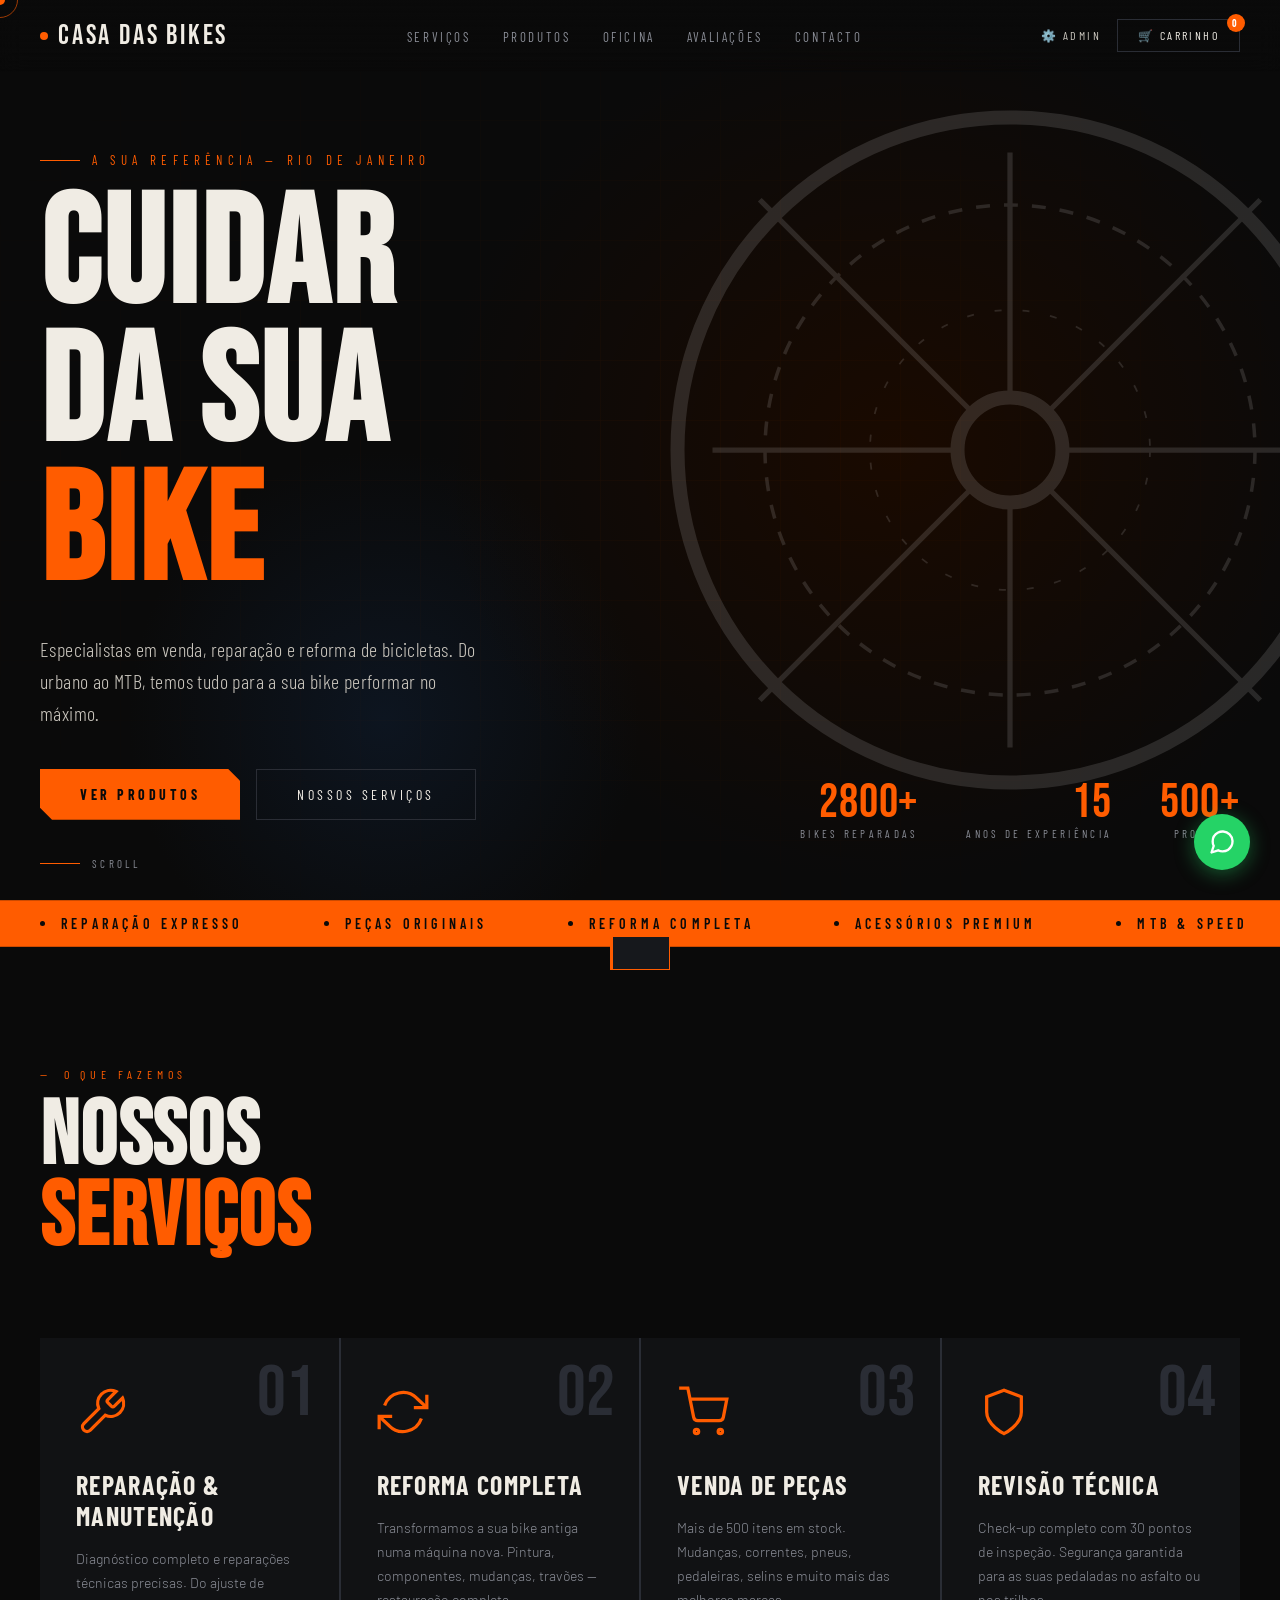
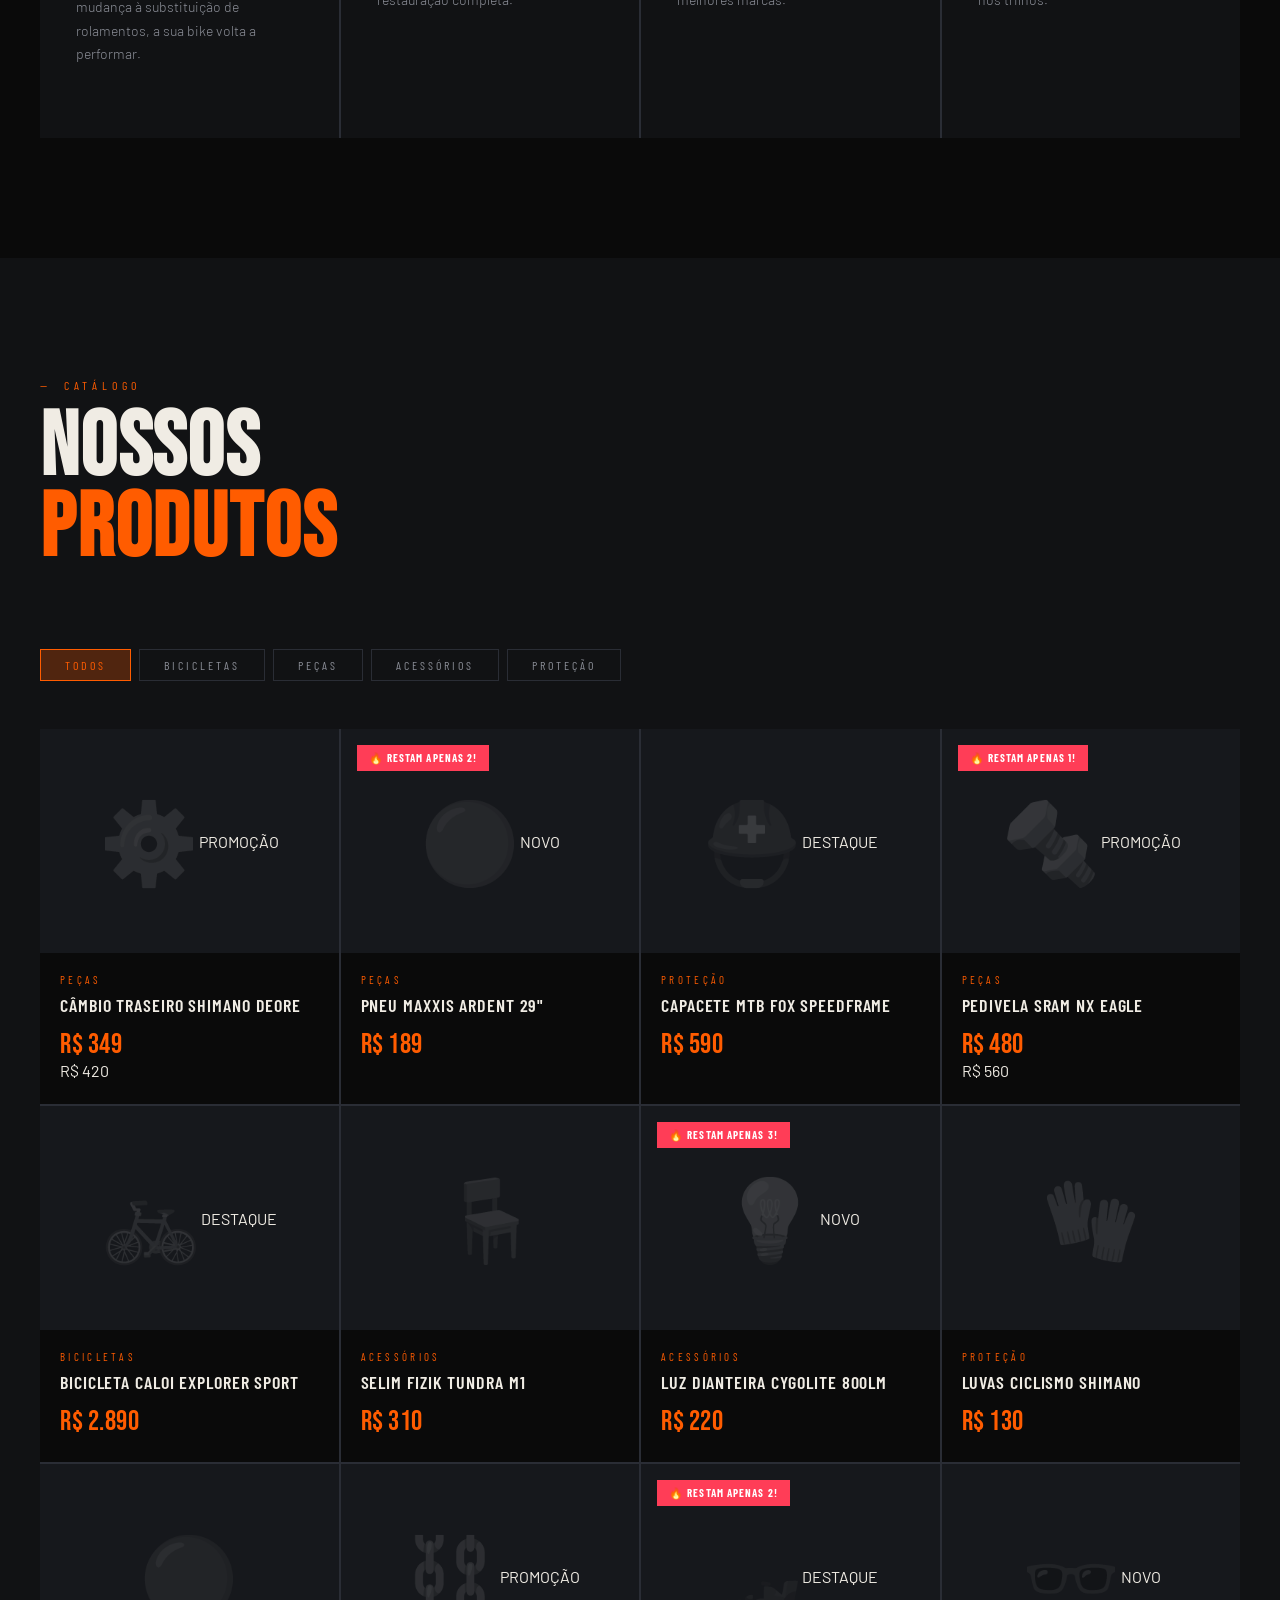
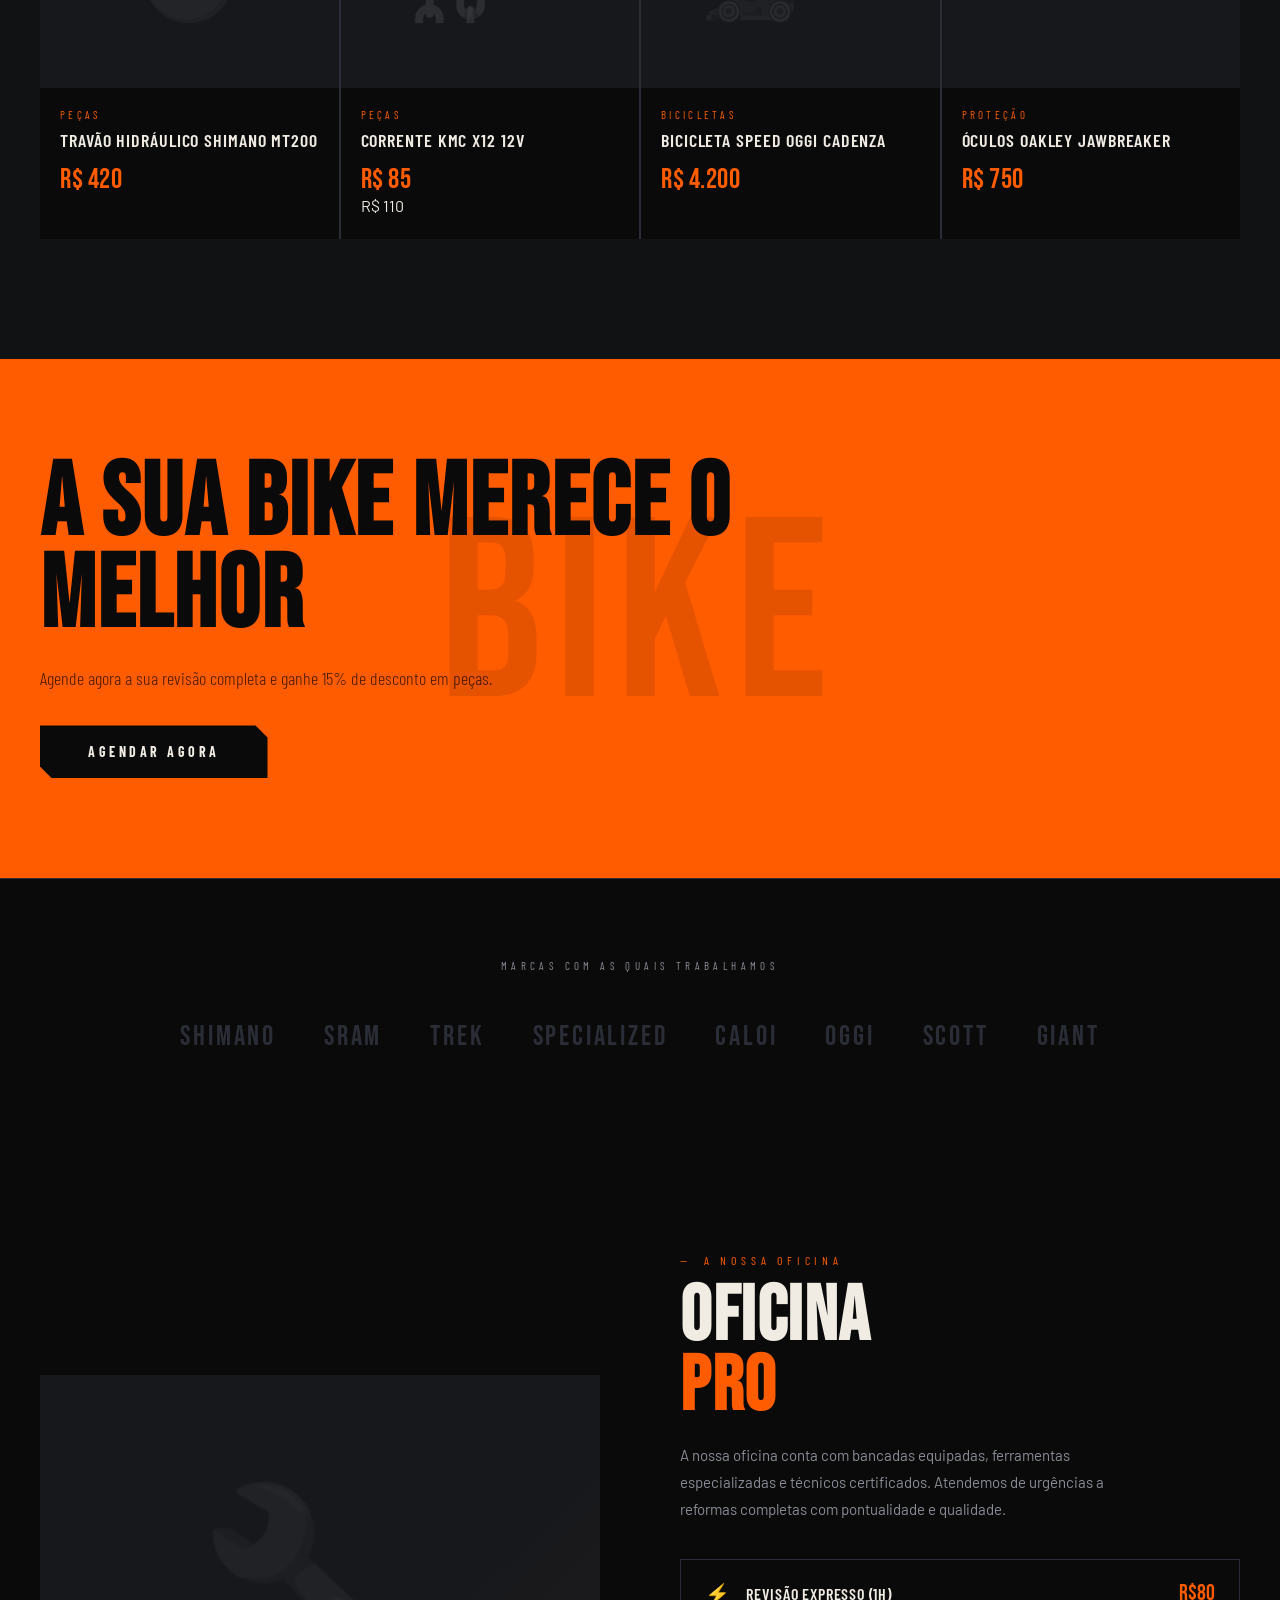
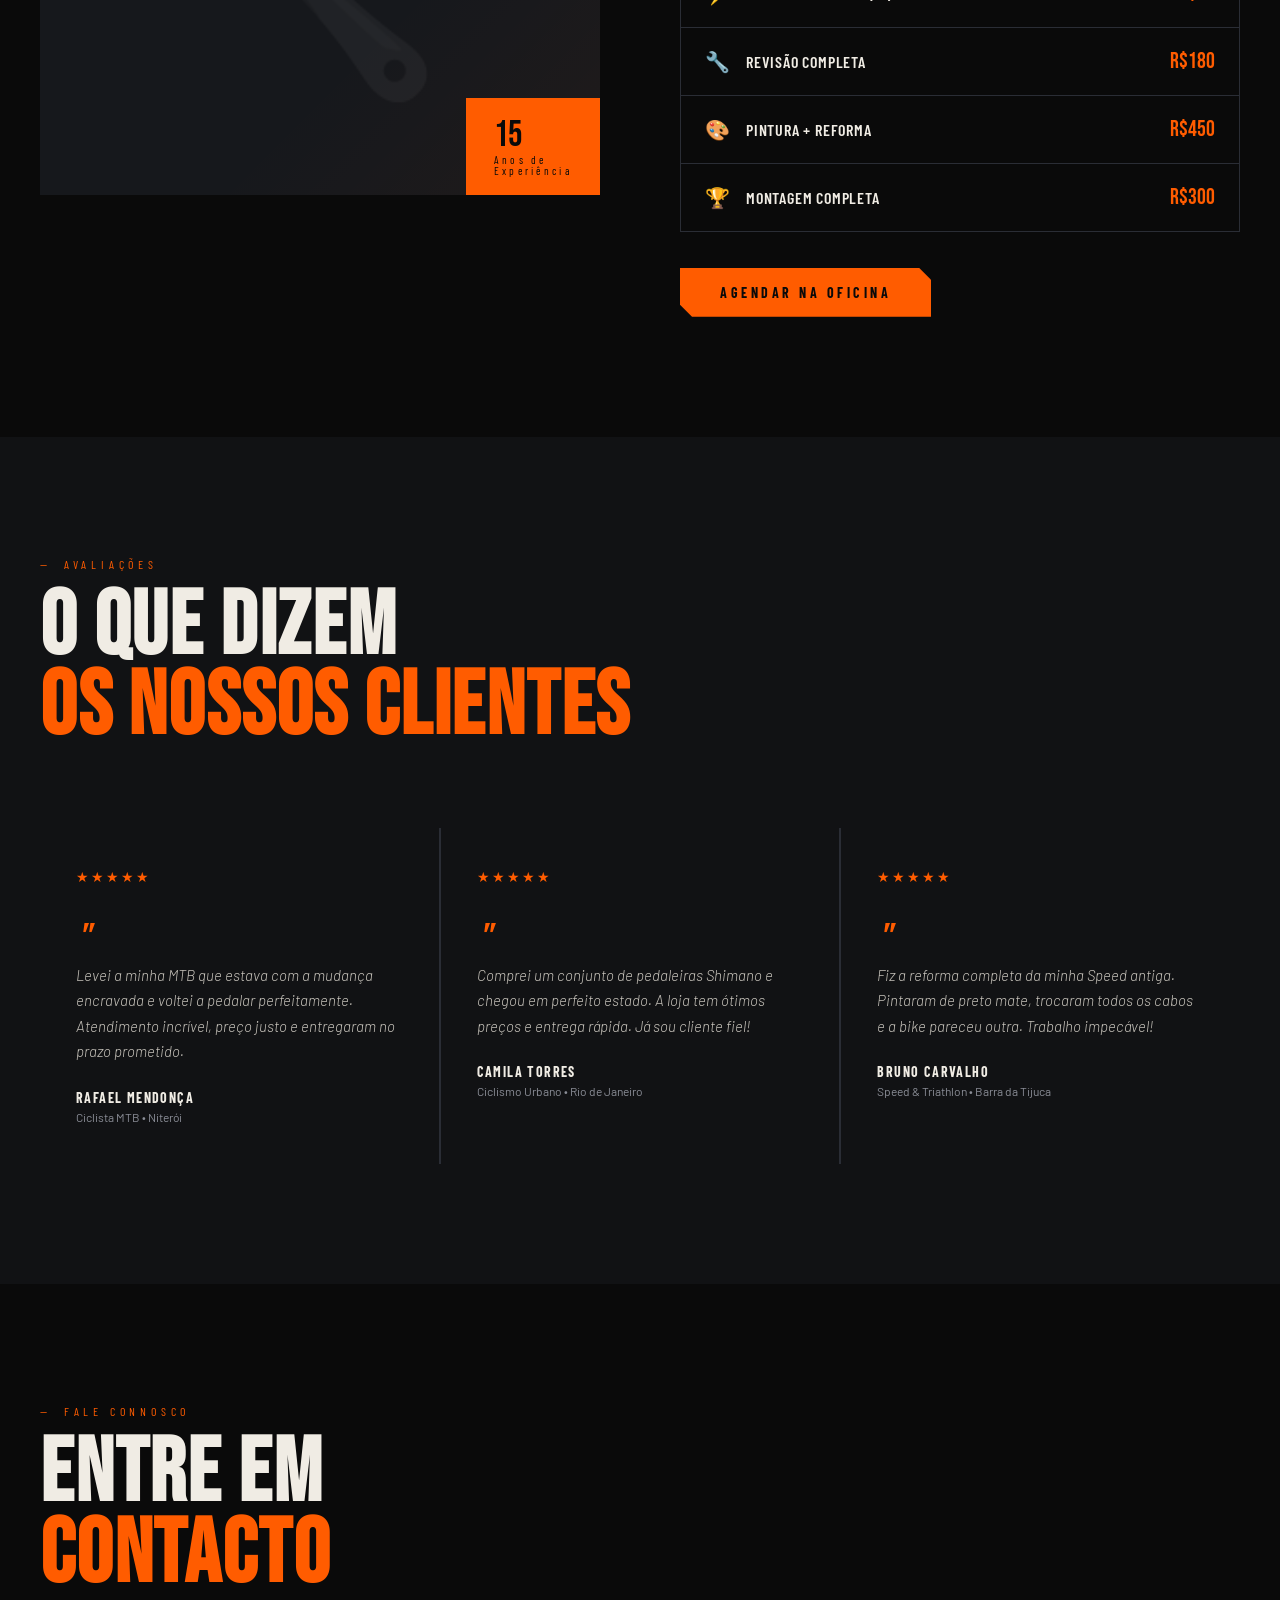
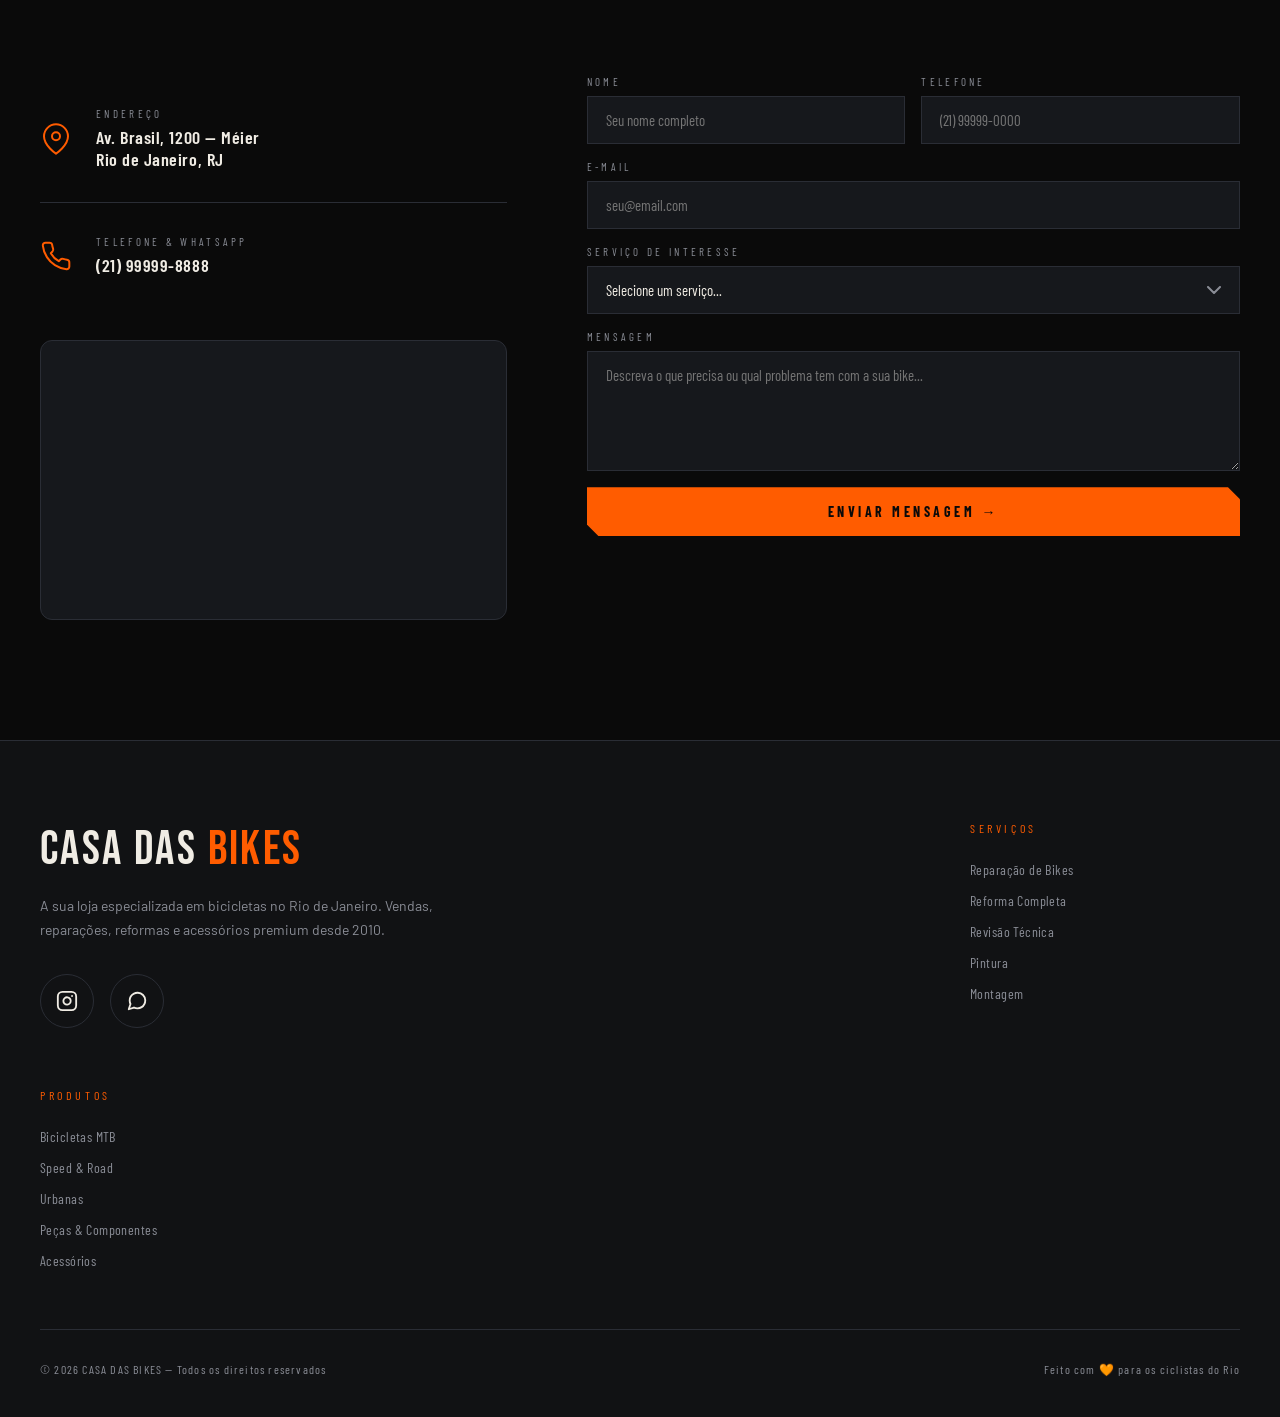
<file: index.html>
<!DOCTYPE html>
<html lang="pt-BR">

<head>
    <meta charset="UTF-8">
    <meta name="viewport" content="width=device-width, initial-scale=1.0">
    <title>CASA DAS BIKES — Bicicletas & Performance</title>
    <link rel="preconnect" href="https://fonts.googleapis.com">
    <link
        href="https://fonts.googleapis.com/css2?family=Bebas+Neue&family=Barlow+Condensed:wght@300;400;600;700&family=Barlow:wght@300;400;500&display=swap"
        rel="stylesheet">
    <link rel="stylesheet" href="style.css">
</head>

<body>

    <div id="cursor"></div>
    <div id="cursor-ring"></div>

    <div id="loader">
        <div class="load-text">
            <span>C</span><span>A</span><span>S</span><span>A</span>
            <span style="width: 20px;"></span>
            <span>D</span><span>A</span><span>S</span>
            <span style="width: 20px;"></span>
            <span>B</span><span>I</span><span>K</span><span>E</span><span>S</span>
        </div>
        <div class="load-bar">
            <div class="load-fill" id="loadFill"></div>
        </div>
        <div class="load-sub" id="loadSub">A carregar experiência...</div>
    </div>

    <div class="quick-view-overlay" id="qvOverlay" onclick="closeQuickView()"></div>
    <div class="quick-view-modal" id="qvModal">
        <button class="qv-close" onclick="closeQuickView()">✕</button>
        <div class="qv-content" id="qvContent"></div>
    </div>

    <div class="cart-overlay" id="cartOverlay" onclick="toggleCart()"></div>
    <div id="cart-sidebar">
        <div class="cart-header">
            <div class="cart-title">CARRINHO</div>
            <button class="cart-close" onclick="toggleCart()">✕</button>
        </div>
        <div class="cart-items" id="cartItems">
            <div class="cart-empty">
                <div class="cart-empty-icon">🚲</div>
                <div class="cart-empty-text">Carrinho vazio</div>
            </div>
        </div>
        <div class="cart-footer">
            <div class="cart-total">
                <div class="cart-total-label">Total</div>
                <div class="cart-total-value" id="cartTotal">R$ 0,00</div>
            </div>
            <button class="btn-checkout" onclick="checkout()">FINALIZAR PEDIDO →</button>
        </div>
    </div>

    <div id="app-storefront">
        <nav id="mainNav">
            <a class="nav-logo" href="#">
                <div class="logo-dot"></div>CASA DAS BIKES
            </a>
            <ul class="nav-links">
                <li><a href="#services">Serviços</a></li>
                <li><a href="#produtos">Produtos</a></li>
                <li><a href="#workshop">Oficina</a></li>
                <li><a href="#depoimentos">Avaliações</a></li>
                <li><a href="#contato">Contacto</a></li>
            </ul>
            <div class="nav-actions">
                <a href="#admin" class="nav-admin-link" title="Aceder ao Painel Admin">⚙️ Admin</a>
                <button class="nav-cart" onclick="toggleCart()">🛒 Carrinho <span class="cart-count"
                        id="cartCount">0</span></button>
            </div>
        </nav>

        <section id="hero">
            <div class="hero-bg"></div>
            <div class="hero-grid"></div>

            <svg class="hero-wheel" viewBox="0 0 400 400" fill="none" xmlns="http://www.w3.org/2000/svg">
                <circle cx="200" cy="200" r="190" stroke="white" stroke-width="8" />
                <circle cx="200" cy="200" r="30" stroke="white" stroke-width="8" />
                <line x1="200" y1="30" x2="200" y2="170" stroke="white" stroke-width="3" />
                <line x1="200" y1="230" x2="200" y2="370" stroke="white" stroke-width="3" />
                <line x1="30" y1="200" x2="170" y2="200" stroke="white" stroke-width="3" />
                <line x1="230" y1="200" x2="370" y2="200" stroke="white" stroke-width="3" />
                <line x1="57" y1="57" x2="179" y2="179" stroke="white" stroke-width="3" />
                <line x1="221" y1="221" x2="343" y2="343" stroke="white" stroke-width="3" />
                <line x1="343" y1="57" x2="221" y2="179" stroke="white" stroke-width="3" />
                <line x1="179" y1="221" x2="57" y2="343" stroke="white" stroke-width="3" />
                <circle cx="200" cy="200" r="140" stroke="white" stroke-width="2" stroke-dasharray="8 8" />
                <circle cx="200" cy="200" r="80" stroke="white" stroke-width="1" stroke-dasharray="4 12" />
            </svg>

            <div class="hero-content">
                <div class="hero-eyebrow">A Sua Referência — Rio de Janeiro</div>
                <h1 class="hero-title">
                    <span class="line"><span></span>CUIDAR</span>
                    <span class="line"><span>DA SUA <span class="accent">BIKE</span></span></span>
                </h1>
                <p class="hero-desc">Especialistas em venda, reparação e reforma de bicicletas. Do urbano ao MTB, temos
                    tudo para a sua bike performar no máximo.</p>
                <div class="hero-actions">
                    <button class="btn-primary"
                        onclick="document.getElementById('produtos').scrollIntoView({behavior:'smooth'})">VER
                        PRODUTOS</button>
                    <button class="btn-outline"
                        onclick="document.getElementById('services').scrollIntoView({behavior:'smooth'})">NOSSOS
                        SERVIÇOS</button>
                </div>
            </div>

            <div class="hero-stats">
                <div class="stat">
                    <div class="stat-num" data-count="2800">0</div>
                    <div class="stat-label">Bikes Reparadas</div>
                </div>
                <div class="stat">
                    <div class="stat-num" data-count="15">0</div>
                    <div class="stat-label">Anos de Experiência</div>
                </div>
                <div class="stat">
                    <div class="stat-num" data-count="500">0</div>
                    <div class="stat-label">Produtos</div>
                </div>
            </div>

            <div class="scroll-indicator">
                <div class="scroll-line"></div>Scroll
            </div>
        </section>

        <div class="marquee-section">
            <div class="marquee-track" id="marqueeTrack">
                <div class="marquee-item"><span class="marquee-dot"></span>Reparação Expresso</div>
                <div class="marquee-item"><span class="marquee-dot"></span>Peças Originais</div>
                <div class="marquee-item"><span class="marquee-dot"></span>Reforma Completa</div>
                <div class="marquee-item"><span class="marquee-dot"></span>Acessórios Premium</div>
                <div class="marquee-item"><span class="marquee-dot"></span>MTB & Speed</div>
                <div class="marquee-item"><span class="marquee-dot"></span>Urbanas & Dobráveis</div>
                <div class="marquee-item"><span class="marquee-dot"></span>Atendimento Expert</div>
                <div class="marquee-item"><span class="marquee-dot"></span>Garantia Real</div>
                <div class="marquee-item"><span class="marquee-dot"></span>Reparação Expresso</div>
                <div class="marquee-item"><span class="marquee-dot"></span>Peças Originais</div>
                <div class="marquee-item"><span class="marquee-dot"></span>Reforma Completa</div>
                <div class="marquee-item"><span class="marquee-dot"></span>Acessórios Premium</div>
                <div class="marquee-item"><span class="marquee-dot"></span>MTB & Speed</div>
                <div class="marquee-item"><span class="marquee-dot"></span>Urbanas & Dobráveis</div>
                <div class="marquee-item"><span class="marquee-dot"></span>Atendimento Expert</div>
                <div class="marquee-item"><span class="marquee-dot"></span>Garantia Real</div>
            </div>
        </div>

        <section id="services">
            <div class="section-header reveal">
                <div class="section-label">O que fazemos</div>
                <h2 class="section-title">NOSSOS<br><span class="accent">SERVIÇOS</span></h2>
            </div>
            <div class="services-grid">
                <div class="service-card reveal">
                    <div class="service-num">01</div>
                    <svg class="service-icon" viewBox="0 0 24 24" fill="none" stroke="currentColor" stroke-width="1.5">
                        <path
                            d="M14.7 6.3a1 1 0 0 0 0 1.4l1.6 1.6a1 1 0 0 0 1.4 0l3.77-3.77a6 6 0 0 1-7.94 7.94l-6.91 6.91a2.12 2.12 0 0 1-3-3l6.91-6.91a6 6 0 0 1 7.94-7.94l-3.76 3.76z" />
                    </svg>
                    <div class="service-name">Reparação & Manutenção</div>
                    <p class="service-desc">Diagnóstico completo e reparações técnicas precisas. Do ajuste de mudança à
                        substituição de rolamentos, a sua bike volta a performar.</p>
                </div>
                <div class="service-card reveal">
                    <div class="service-num">02</div>
                    <svg class="service-icon" viewBox="0 0 24 24" fill="none" stroke="currentColor" stroke-width="1.5">
                        <polyline points="23 4 23 10 17 10" />
                        <polyline points="1 20 1 14 7 14" />
                        <path d="M3.51 9a9 9 0 0 1 14.85-3.36L23 10M1 14l4.64 4.36A9 9 0 0 0 20.49 15" />
                    </svg>
                    <div class="service-name">Reforma Completa</div>
                    <p class="service-desc">Transformamos a sua bike antiga numa máquina nova. Pintura, componentes,
                        mudanças, travões — restauração completa.</p>
                </div>
                <div class="service-card reveal">
                    <div class="service-num">03</div>
                    <svg class="service-icon" viewBox="0 0 24 24" fill="none" stroke="currentColor" stroke-width="1.5">
                        <circle cx="9" cy="21" r="1" />
                        <circle cx="20" cy="21" r="1" />
                        <path d="M1 1h4l2.68 13.39a2 2 0 0 0 2 1.61h9.72a2 2 0 0 0 2-1.61L23 6H6" />
                    </svg>
                    <div class="service-name">Venda de Peças</div>
                    <p class="service-desc">Mais de 500 itens em stock. Mudanças, correntes, pneus, pedaleiras, selins e
                        muito mais das melhores marcas.</p>
                </div>
                <div class="service-card reveal">
                    <div class="service-num">04</div>
                    <svg class="service-icon" viewBox="0 0 24 24" fill="none" stroke="currentColor" stroke-width="1.5">
                        <path d="M12 22s8-4 8-10V5l-8-3-8 3v7c0 6 8 10 8 10z" />
                    </svg>
                    <div class="service-name">Revisão Técnica</div>
                    <p class="service-desc">Check-up completo com 30 pontos de inspeção. Segurança garantida para as
                        suas pedaladas no asfalto ou nos trilhos.</p>
                </div>
            </div>
        </section>

        <section id="produtos">
            <div class="section-header reveal">
                <div class="section-label">Catálogo</div>
                <h2 class="section-title">NOSSOS<br><span class="accent">PRODUTOS</span></h2>
            </div>
            <div class="filter-bar" id="filterBar">
                <button class="filter-btn active" onclick="filterProducts('todos', this)">Todos</button>
                <button class="filter-btn" onclick="filterProducts('bikes', this)">Bicicletas</button>
                <button class="filter-btn" onclick="filterProducts('pecas', this)">Peças</button>
                <button class="filter-btn" onclick="filterProducts('acessorios', this)">Acessórios</button>
                <button class="filter-btn" onclick="filterProducts('protecao', this)">Proteção</button>
            </div>
            <div class="products-grid" id="productsGrid"></div>
        </section>

        <div id="cta-banner">
            <div class="cta-bg-text">BIKE</div>
            <div class="cta-content reveal">
                <h2 class="cta-title">A SUA BIKE MERECE O MELHOR</h2>
                <p class="cta-sub">Agende agora a sua revisão completa e ganhe 15% de desconto em peças.</p>
                <button class="btn-dark"
                    onclick="document.getElementById('contato').scrollIntoView({behavior:'smooth'})">AGENDAR
                    AGORA</button>
            </div>
        </div>

        <section id="marcas">
            <div class="brands-label">Marcas com as quais trabalhamos</div>
            <div class="brands-row">
                <div class="brand-logo">SHIMANO</div>
                <div class="brand-logo">SRAM</div>
                <div class="brand-logo">TREK</div>
                <div class="brand-logo">SPECIALIZED</div>
                <div class="brand-logo">CALOI</div>
                <div class="brand-logo">OGGI</div>
                <div class="brand-logo">SCOTT</div>
                <div class="brand-logo">GIANT</div>
            </div>
        </section>

        <section id="workshop">
            <div class="workshop-layout">
                <div class="workshop-visual reveal">
                    <div class="workshop-visual-bg">🔧</div>
                    <div class="workshop-visual-overlay"></div>
                    <div class="workshop-badge">15<span>Anos de<br>Experiência</span></div>
                </div>
                <div class="reveal">
                    <div class="section-label">A Nossa Oficina</div>
                    <h2 class="section-title" style="font-size:clamp(40px,6vw,80px)">OFICINA<br><span
                            class="accent">PRO</span></h2>
                    <p style="color:var(--gray);font-size:15px;line-height:1.8;margin-top:20px;max-width:460px;">
                        A nossa oficina conta com bancadas equipadas, ferramentas especializadas e técnicos
                        certificados. Atendemos de urgências a reformas completas com pontualidade e qualidade.
                    </p>
                    <div class="workshop-list">
                        <div class="workshop-item">
                            <div class="workshop-item-icon">⚡</div>
                            <div class="workshop-item-text">Revisão Expresso (1h)</div>
                            <div class="workshop-item-price">R$80</div>
                        </div>
                        <div class="workshop-item">
                            <div class="workshop-item-icon">🔧</div>
                            <div class="workshop-item-text">Revisão Completa</div>
                            <div class="workshop-item-price">R$180</div>
                        </div>
                        <div class="workshop-item">
                            <div class="workshop-item-icon">🎨</div>
                            <div class="workshop-item-text">Pintura + Reforma</div>
                            <div class="workshop-item-price">R$450</div>
                        </div>
                        <div class="workshop-item">
                            <div class="workshop-item-icon">🏆</div>
                            <div class="workshop-item-text">Montagem Completa</div>
                            <div class="workshop-item-price">R$300</div>
                        </div>
                    </div>
                    <button class="btn-primary"
                        onclick="document.getElementById('contato').scrollIntoView({behavior:'smooth'})">AGENDAR NA
                        OFICINA</button>
                </div>
            </div>
        </section>

        <section id="depoimentos">
            <div class="section-header reveal">
                <div class="section-label">Avaliações</div>
                <h2 class="section-title">O QUE DIZEM<br><span class="accent">OS NOSSOS CLIENTES</span></h2>
            </div>
            <div class="testimonials-grid">
                <div class="testimonial-card reveal">
                    <div class="stars">★★★★★</div>
                    <p class="testimonial-text">Levei a minha MTB que estava com a mudança encravada e voltei a pedalar
                        perfeitamente. Atendimento incrível, preço justo e entregaram no prazo prometido.</p>
                    <div class="testimonial-author">Rafael Mendonça</div>
                    <div class="testimonial-role">Ciclista MTB • Niterói</div>
                </div>
                <div class="testimonial-card reveal">
                    <div class="stars">★★★★★</div>
                    <p class="testimonial-text">Comprei um conjunto de pedaleiras Shimano e chegou em perfeito estado. A
                        loja tem ótimos preços e entrega rápida. Já sou cliente fiel!</p>
                    <div class="testimonial-author">Camila Torres</div>
                    <div class="testimonial-role">Ciclismo Urbano • Rio de Janeiro</div>
                </div>
                <div class="testimonial-card reveal">
                    <div class="stars">★★★★★</div>
                    <p class="testimonial-text">Fiz a reforma completa da minha Speed antiga. Pintaram de preto mate,
                        trocaram todos os cabos e a bike pareceu outra. Trabalho impecável!</p>
                    <div class="testimonial-author">Bruno Carvalho</div>
                    <div class="testimonial-role">Speed & Triathlon • Barra da Tijuca</div>
                </div>
            </div>
        </section>

        <section id="contato">
            <div class="section-header reveal">
                <div class="section-label">Fale connosco</div>
                <h2 class="section-title">ENTRE EM<br><span class="accent">CONTACTO</span></h2>
            </div>
            <div class="contact-layout">
                <div class="contact-info reveal">
                    <div class="contact-item">
                        <svg class="svg-icon" viewBox="0 0 24 24" fill="none" stroke="currentColor" stroke-width="1.5"
                            stroke-linecap="round" stroke-linejoin="round">
                            <path d="M21 10c0 7-9 13-9 13s-9-6-9-13a9 9 0 0 1 18 0z"></path>
                            <circle cx="12" cy="10" r="3"></circle>
                        </svg>
                        <div>
                            <div class="contact-item-label">Endereço</div>
                            <div class="contact-item-value">Av. Brasil, 1200 — Méier<br>Rio de Janeiro, RJ</div>
                        </div>
                    </div>
                    <div class="contact-item" style="border-bottom: none;">
                        <svg class="svg-icon" viewBox="0 0 24 24" fill="none" stroke="currentColor" stroke-width="1.5"
                            stroke-linecap="round" stroke-linejoin="round">
                            <path
                                d="M22 16.92v3a2 2 0 0 1-2.18 2 19.79 19.79 0 0 1-8.63-3.07 19.5 19.5 0 0 1-6-6 19.79 19.79 0 0 1-3.07-8.67A2 2 0 0 1 4.11 2h3a2 2 0 0 1 2 1.72 12.84 12.84 0 0 0 .7 2.81 2 2 0 0 1-.45 2.11L8.09 9.91a16 16 0 0 0 6 6l1.27-1.27a2 2 0 0 1 2.11-.45 12.84 12.84 0 0 0 2.81.7A2 2 0 0 1 22 16.92z">
                            </path>
                        </svg>
                        <div>
                            <div class="contact-item-label">Telefone & WhatsApp</div>
                            <div class="contact-item-value">(21) 99999-8888</div>
                        </div>
                    </div>
                    <div class="contact-map">
                        <iframe
                            src="https://maps.google.com/maps?q=Av.%20Brasil,%201200%20-%20Meier,%20Rio%20de%20Janeiro&t=&z=15&ie=UTF8&iwloc=&output=embed"
                            allowfullscreen="" loading="lazy" referrerpolicy="no-referrer-when-downgrade"></iframe>
                    </div>
                </div>

                <div class="contact-form reveal">
                    <div class="form-row">
                        <div class="form-group">
                            <label class="form-label">Nome</label>
                            <input class="form-input" id="c-nome" type="text" placeholder="Seu nome completo">
                        </div>
                        <div class="form-group">
                            <label class="form-label">Telefone</label>
                            <input class="form-input" id="c-tel" type="tel" placeholder="(21) 99999-0000">
                        </div>
                    </div>
                    <div class="form-group">
                        <label class="form-label">E-mail</label>
                        <input class="form-input" id="c-email" type="email" placeholder="seu@email.com">
                    </div>
                    <div class="form-group">
                        <label class="form-label">Serviço de Interesse</label>
                        <select class="form-select" id="c-assunto">
                            <option value="" disabled selected>Selecione um serviço...</option>
                            <option value="Revisão Expresso">Revisão Expresso</option>
                            <option value="Revisão Completa">Revisão Completa</option>
                            <option value="Reparação Específica">Reparação Específica</option>
                            <option value="Reforma Completa">Reforma Completa</option>
                            <option value="Orçamento de Peças">Orçamento de Peças</option>
                        </select>
                    </div>
                    <div class="form-group">
                        <label class="form-label">Mensagem</label>
                        <textarea class="form-textarea" id="c-msg"
                            placeholder="Descreva o que precisa ou qual problema tem com a sua bike..."></textarea>
                    </div>
                    <button class="btn-primary" onclick="submitForm()">ENVIAR MENSAGEM →</button>
                </div>
            </div>
        </section>

        <footer>
            <div class="footer-grid">
                <div style="grid-column: span 2;">
                    <div class="footer-brand-name">CASA DAS <span>BIKES</span></div>
                    <p class="footer-desc">A sua loja especializada em bicicletas no Rio de Janeiro. Vendas, reparações,
                        reformas e acessórios premium desde 2010.</p>
                    <div class="footer-social">
                        <a href="#" class="social-link" title="Instagram">
                            <svg viewBox="0 0 24 24" fill="none" stroke="currentColor" stroke-width="2"
                                stroke-linecap="round" stroke-linejoin="round">
                                <rect x="2" y="2" width="20" height="20" rx="5" ry="5"></rect>
                                <path d="M16 11.37A4 4 0 1 1 12.63 8 4 4 0 0 1 16 11.37z"></path>
                                <line x1="17.5" y1="6.5" x2="17.51" y2="6.5"></line>
                            </svg>
                        </a>
                        <a href="#" class="social-link" title="WhatsApp">
                            <svg viewBox="0 0 24 24" fill="none" stroke="currentColor" stroke-width="2"
                                stroke-linecap="round" stroke-linejoin="round">
                                <path
                                    d="M21 11.5a8.38 8.38 0 0 1-.9 3.8 8.5 8.5 0 0 1-7.6 4.7 8.38 8.38 0 0 1-3.8-.9L3 21l1.9-5.7a8.38 8.38 0 0 1-.9-3.8 8.5 8.5 0 0 1 4.7-7.6 8.38 8.38 0 0 1 3.8-.9h.5a8.48 8.48 0 0 1 8 8v.5z">
                                </path>
                            </svg>
                        </a>
                    </div>
                </div>
                <div>
                    <div class="footer-col-title">Serviços</div>
                    <ul class="footer-links">
                        <li><a href="#">Reparação de Bikes</a></li>
                        <li><a href="#">Reforma Completa</a></li>
                        <li><a href="#">Revisão Técnica</a></li>
                        <li><a href="#">Pintura</a></li>
                        <li><a href="#">Montagem</a></li>
                    </ul>
                </div>
                <div>
                    <div class="footer-col-title">Produtos</div>
                    <ul class="footer-links">
                        <li><a href="#">Bicicletas MTB</a></li>
                        <li><a href="#">Speed & Road</a></li>
                        <li><a href="#">Urbanas</a></li>
                        <li><a href="#">Peças & Componentes</a></li>
                        <li><a href="#">Acessórios</a></li>
                    </ul>
                </div>
            </div>
            <div class="footer-bottom">
                <div class="footer-copy">© 2026 CASA DAS BIKES — Todos os direitos reservados</div>
                <div class="footer-copy">Feito com 🧡 para os ciclistas do Rio</div>
            </div>
        </footer>
    </div>

    <div id="app-admin" style="display: none;">

        <div id="login-screen">
            <div class="login-box">
                <div class="login-logo">CASA DAS <span>BIKES</span></div>
                <div class="login-sub">Painel Administrativo</div>
                <div style="display:flex;flex-direction:column;gap:14px;margin-top:20px;">
                    <div class="form-group">
                        <label class="form-label">E-mail</label>
                        <input class="form-input" id="loginEmail" type="email" value="admin@casadasbikes.com.br">
                    </div>
                    <div class="form-group">
                        <label class="form-label">Senha</label>
                        <input class="form-input" id="loginPass" type="password" value="Admin@123">
                    </div>
                    <button class="btn-primary" id="loginBtn" style="margin-top:10px; width:100%;"
                        onclick="doLogin()">ENTRAR NO PAINEL →</button>
                </div>
            </div>
        </div>

        <div id="admin-container" style="display: none; width: 100%; height: 100vh;">
            <div id="sidebar">
                <div class="sidebar-logo">
                    <div class="logo-mark">CB</div>
                    <div>
                        <div class="logo-text">CASA DAS BIKES</div>
                        <div class="logo-sub">Admin Panel</div>
                    </div>
                </div>
                <nav class="sidebar-nav">
                    <button class="nav-item active" onclick="showView('dashboard',this)"><span>Dashboard</span></button>
                    <button class="nav-item" onclick="showView('products',this)"><span>Catálogo e Stock</span></button>
                </nav>
                <div class="sidebar-footer">
                    <button class="btn-logout" onclick="doLogout()">⬅ Voltar para Loja</button>
                </div>
            </div>

            <div id="main">
                <div class="topbar">
                    <div class="topbar-title" id="topbarTitle">DASHBOARD</div>
                </div>
                <div class="content" id="content">

                    <div class="view active" id="view-dashboard">
                        <h2 style="font-family: var(--font-display); font-size: 30px; margin-bottom: 20px;">RELATÓRIO DE
                            HOJE</h2>
                        <div class="stats-grid">
                            <div class="stat-card orange">
                                <div class="stat-value orange" id="admin-revenue-day">R$ 0,00</div>
                                <div class="stat-label">Receita do Dia</div>
                            </div>
                            <div class="stat-card green">
                                <div class="stat-value green" id="admin-orders-day">0</div>
                                <div class="stat-label">Vendas Hoje</div>
                            </div>
                        </div>

                        <h2
                            style="font-family: var(--font-display); font-size: 24px; margin-top: 40px; margin-bottom: 20px;">
                            VENDAS RECENTES</h2>
                        <table class="data-table">
                            <thead>
                                <tr>
                                    <th>Pedido</th>
                                    <th>Data/Hora</th>
                                    <th>Itens Comprados</th>
                                    <th>Total</th>
                                </tr>
                            </thead>
                            <tbody id="admin-orders-tbody">
                            </tbody>
                        </table>
                    </div>

                    <div class="view" id="view-products">
                        <h2 style="font-family: var(--font-display); font-size: 30px; margin-bottom: 20px;">SEUS
                            PRODUTOS E ESTOQUE</h2>
                        <table class="data-table">
                            <thead>
                                <tr>
                                    <th>ID</th>
                                    <th>Produto</th>
                                    <th>Categoria</th>
                                    <th>Estoque</th>
                                    <th>Preço</th>
                                </tr>
                            </thead>
                            <tbody id="admin-products-tbody">
                            </tbody>
                        </table>
                    </div>

                </div>
            </div>
        </div>
    </div>

    <div class="toast" id="toast"></div>

    <div class="whatsapp-float" onclick="showToast('A redirecionar para o WhatsApp...')">
        <svg viewBox="0 0 24 24" fill="none" stroke="currentColor" stroke-width="2" stroke-linecap="round"
            stroke-linejoin="round" style="width: 28px; height: 28px;">
            <path
                d="M21 11.5a8.38 8.38 0 0 1-.9 3.8 8.5 8.5 0 0 1-7.6 4.7 8.38 8.38 0 0 1-3.8-.9L3 21l1.9-5.7a8.38 8.38 0 0 1-.9-3.8 8.5 8.5 0 0 1 4.7-7.6 8.38 8.38 0 0 1 3.8-.9h.5a8.48 8.48 0 0 1 8 8v.5z">
            </path>
        </svg>
    </div>

    <script src="script.js"></script>
</body>

</html>
</file>
<file: style.css>
:root {
    --black: #0a0a0a;
    --deep: #111214;
    --card: #16181c;
    --panel: #13151a;
    --border: #2a2d35;
    --orange: #ff5c00;
    --orange-glow: #ff5c0044;
    --orange-dim: #cc4a00;
    --white: #f0ece4;
    --gray: #8a8d96;
    --light: #c8c4bc;
    --font-display: 'Bebas Neue', sans-serif;
    --font-condensed: 'Barlow Condensed', sans-serif;
    --font-body: 'Barlow', sans-serif;
}

*,
*::before,
*::after {
    margin: 0;
    padding: 0;
    box-sizing: border-box;
}

html {
    scroll-behavior: smooth;
    overflow-x: hidden;
}

body {
    background: var(--black);
    color: var(--white);
    font-family: var(--font-body);
    cursor: none;
    overflow-x: hidden;
}

/* CUSTOM CURSOR */
#cursor {
    position: fixed;
    width: 10px;
    height: 10px;
    background: var(--orange);
    border-radius: 50%;
    pointer-events: none;
    z-index: 9999;
    transform: translate(-50%, -50%);
    transition: transform 0.1s, width 0.3s, height 0.3s, background 0.3s;
    mix-blend-mode: normal;
}

#cursor-ring {
    position: fixed;
    width: 36px;
    height: 36px;
    border: 1.5px solid var(--orange);
    border-radius: 50%;
    pointer-events: none;
    z-index: 9998;
    transform: translate(-50%, -50%);
    transition: all 0.15s ease;
    opacity: 0.6;
}

body:hover #cursor {
    opacity: 1;
}

/* LOADER */
#loader {
    position: fixed;
    inset: 0;
    background: var(--black);
    z-index: 10000;
    display: flex;
    align-items: center;
    justify-content: center;
    flex-direction: column;
    gap: 20px;
}

#loader .load-text {
    font-family: var(--font-display);
    font-size: clamp(48px, 10vw, 120px);
    letter-spacing: 0.08em;
    color: var(--white);
    overflow: hidden;
    display: flex;
}

#loader .load-text span {
    display: inline-block;
    transform: translateY(100%);
    opacity: 0;
}

#loader .load-bar {
    width: 200px;
    height: 2px;
    background: var(--border);
    position: relative;
    overflow: hidden;
}

#loader .load-fill {
    height: 100%;
    background: var(--orange);
    width: 0%;
    transition: width 1.5s ease;
}

#loader .load-sub {
    font-family: var(--font-condensed);
    font-size: 13px;
    letter-spacing: 0.3em;
    color: var(--gray);
    text-transform: uppercase;
    opacity: 0;
    transition: opacity 0.5s;
}

/* NAV */
nav {
    position: fixed;
    top: 0;
    left: 0;
    right: 0;
    z-index: 1000;
    padding: 0 40px;
    height: 72px;
    display: flex;
    align-items: center;
    justify-content: space-between;
    background: linear-gradient(to bottom, rgba(10, 10, 10, 0.98), transparent);
    backdrop-filter: blur(12px);
    border-bottom: 1px solid transparent;
    transition: border-color 0.3s, background 0.3s;
}

nav.scrolled {
    border-bottom-color: var(--border);
    background: rgba(10, 10, 10, 0.97);
}

.nav-logo {
    font-family: var(--font-display);
    font-size: 28px;
    letter-spacing: 0.1em;
    color: var(--white);
    text-decoration: none;
    display: flex;
    align-items: center;
    gap: 10px;
}

.nav-logo .logo-dot {
    width: 8px;
    height: 8px;
    background: var(--orange);
    border-radius: 50%;
}

.nav-links {
    display: flex;
    gap: 32px;
    list-style: none;
}

.nav-links a {
    font-family: var(--font-condensed);
    font-size: 13px;
    letter-spacing: 0.2em;
    text-transform: uppercase;
    color: var(--gray);
    text-decoration: none;
    transition: color 0.2s;
    position: relative;
    cursor: none;
}

.nav-links a::after {
    content: '';
    position: absolute;
    bottom: -4px;
    left: 0;
    right: 0;
    height: 1px;
    background: var(--orange);
    transform: scaleX(0);
    transition: transform 0.3s;
    transform-origin: right;
}

.nav-links a:hover {
    color: var(--white);
}

.nav-links a:hover::after {
    transform: scaleX(1);
    transform-origin: left;
}

.nav-actions {
    display: flex;
    gap: 16px;
    align-items: center;
}

.nav-admin-link {
    font-family: var(--font-condensed);
    font-size: 12px;
    letter-spacing: 0.2em;
    text-transform: uppercase;
    color: var(--light);
    text-decoration: none;
    cursor: none;
    transition: color 0.3s;
}

.nav-admin-link:hover {
    color: var(--orange);
}

.nav-cart {
    position: relative;
    background: none;
    border: 1px solid var(--border);
    color: var(--white);
    padding: 8px 20px;
    font-family: var(--font-condensed);
    font-size: 12px;
    letter-spacing: 0.2em;
    text-transform: uppercase;
    cursor: none;
    transition: all 0.3s;
}

.nav-cart:hover {
    border-color: var(--orange);
    color: var(--orange);
}

.cart-count {
    position: absolute;
    top: -6px;
    right: -6px;
    background: var(--orange);
    color: white;
    font-size: 10px;
    width: 18px;
    height: 18px;
    border-radius: 50%;
    display: flex;
    align-items: center;
    justify-content: center;
    font-family: var(--font-condensed);
    font-weight: 700;
}

/* HERO */
#hero {
    min-height: 100vh;
    position: relative;
    overflow: hidden;
    display: flex;
    align-items: center;
}

.hero-bg {
    position: absolute;
    inset: 0;
    background: radial-gradient(ellipse 60% 80% at 70% 50%, #1a0a00 0%, transparent 60%), radial-gradient(ellipse 40% 60% at 30% 80%, #0d1520 0%, transparent 50%), var(--black);
}

.hero-grid {
    position: absolute;
    inset: 0;
    opacity: 0.06;
    background-image: linear-gradient(rgba(255, 92, 0, 0.5) 1px, transparent 1px), linear-gradient(90deg, rgba(255, 92, 0, 0.5) 1px, transparent 1px);
    background-size: 60px 60px;
    mask-image: radial-gradient(ellipse 80% 80% at 50% 50%, black 0%, transparent 80%);
}

.hero-wheel {
    position: absolute;
    right: -80px;
    top: 50%;
    transform: translateY(-50%);
    width: min(700px, 80vw);
    height: min(700px, 80vw);
    opacity: 0.12;
    animation: rotateWheel 30s linear infinite;
}

@keyframes rotateWheel {
    from {
        transform: translateY(-50%) rotate(0deg);
    }

    to {
        transform: translateY(-50%) rotate(360deg);
    }
}

.hero-content {
    position: relative;
    z-index: 2;
    padding: 0 40px;
    max-width: 900px;
    margin-top: 72px;
}

.hero-eyebrow {
    font-family: var(--font-condensed);
    font-size: 13px;
    letter-spacing: 0.4em;
    color: var(--orange);
    text-transform: uppercase;
    margin-bottom: 20px;
    display: flex;
    align-items: center;
    gap: 12px;
    opacity: 0;
    animation: fadeUp 0.8s ease 0.5s forwards;
}

.hero-eyebrow::before {
    content: '';
    width: 40px;
    height: 1px;
    background: var(--orange);
}

.hero-title {
    font-family: var(--font-display);
    font-size: clamp(72px, 12vw, 180px);
    line-height: 0.9;
    letter-spacing: 0.02em;
    color: var(--white);
    margin-bottom: 30px;
}

.hero-title .line {
    overflow: hidden;
    display: block;
}

.hero-title .line span {
    display: block;
    transform: translateY(100%);
    opacity: 0;
}

.hero-title .accent {
    color: var(--orange);
}

.hero-desc {
    font-family: var(--font-condensed);
    font-size: clamp(16px, 2vw, 20px);
    color: var(--light);
    font-weight: 300;
    max-width: 460px;
    line-height: 1.6;
    margin-bottom: 40px;
    letter-spacing: 0.02em;
    opacity: 0;
    animation: fadeUp 0.8s ease 1.2s forwards;
}

.hero-actions {
    display: flex;
    gap: 16px;
    flex-wrap: wrap;
    opacity: 0;
    animation: fadeUp 0.8s ease 1.5s forwards;
}

.btn-primary {
    background: var(--orange);
    color: var(--black);
    border: none;
    padding: 16px 40px;
    font-family: var(--font-condensed);
    font-size: 14px;
    font-weight: 700;
    letter-spacing: 0.25em;
    text-transform: uppercase;
    cursor: none;
    position: relative;
    overflow: hidden;
    transition: all 0.3s;
    clip-path: polygon(0 0, calc(100% - 12px) 0, 100% 12px, 100% 100%, 12px 100%, 0 calc(100% - 12px));
}

.btn-primary::before {
    content: '';
    position: absolute;
    inset: 0;
    background: var(--white);
    transform: translateX(-110%) skewX(-12deg);
    transition: transform 0.4s ease;
}

.btn-primary:hover::before {
    transform: translateX(110%) skewX(-12deg);
}

.btn-primary:hover {
    box-shadow: 0 0 40px var(--orange-glow);
}

.btn-outline {
    background: none;
    color: var(--white);
    border: 1px solid var(--border);
    padding: 16px 40px;
    font-family: var(--font-condensed);
    font-size: 14px;
    letter-spacing: 0.25em;
    text-transform: uppercase;
    cursor: none;
    transition: all 0.3s;
}

.btn-outline:hover {
    border-color: var(--orange);
    color: var(--orange);
}

.hero-stats {
    position: absolute;
    bottom: 60px;
    right: 40px;
    display: flex;
    gap: 48px;
    opacity: 0;
    animation: fadeUp 0.8s ease 1.8s forwards;
}

.stat {
    text-align: right;
}

.stat-num {
    font-family: var(--font-display);
    font-size: 48px;
    color: var(--orange);
    line-height: 1;
    letter-spacing: 0.02em;
}

.stat-label {
    font-family: var(--font-condensed);
    font-size: 11px;
    letter-spacing: 0.3em;
    color: var(--gray);
    text-transform: uppercase;
}

.scroll-indicator {
    position: absolute;
    bottom: 30px;
    left: 40px;
    display: flex;
    align-items: center;
    gap: 12px;
    font-family: var(--font-condensed);
    font-size: 11px;
    letter-spacing: 0.3em;
    color: var(--gray);
    text-transform: uppercase;
    opacity: 0;
    animation: fadeUp 0.8s ease 2s forwards;
}

.scroll-line {
    width: 40px;
    height: 1px;
    background: var(--gray);
    position: relative;
    overflow: hidden;
}

.scroll-line::after {
    content: '';
    position: absolute;
    inset: 0;
    background: var(--orange);
    animation: scrollAnim 2s ease infinite;
}

@keyframes scrollAnim {
    0% {
        transform: translateX(-100%);
    }

    100% {
        transform: translateX(100%);
    }
}

/* MARQUEE */
.marquee-section {
    background: var(--orange);
    padding: 14px 0;
    overflow: hidden;
    border-top: 1px solid var(--orange-dim);
    border-bottom: 1px solid var(--orange-dim);
}

.marquee-track {
    display: flex;
    gap: 0;
    white-space: nowrap;
    animation: marquee 20s linear infinite;
}

.marquee-item {
    font-family: var(--font-condensed);
    font-size: 14px;
    font-weight: 600;
    letter-spacing: 0.3em;
    text-transform: uppercase;
    color: var(--black);
    padding: 0 40px;
    display: flex;
    align-items: center;
    gap: 16px;
}

.marquee-dot {
    width: 5px;
    height: 5px;
    background: var(--black);
    border-radius: 50%;
}

@keyframes marquee {
    from {
        transform: translateX(0);
    }

    to {
        transform: translateX(-50%);
    }
}

/* SECTIONS COMMONS */
.section-header {
    margin-bottom: 80px;
}

.section-label {
    font-family: var(--font-condensed);
    font-size: 12px;
    letter-spacing: 0.4em;
    color: var(--orange);
    text-transform: uppercase;
    margin-bottom: 16px;
    display: flex;
    align-items: center;
    gap: 12px;
}

.section-label::before {
    content: '—';
    color: var(--orange);
}

.section-title {
    font-family: var(--font-display);
    font-size: clamp(48px, 7vw, 100px);
    line-height: 0.9;
    letter-spacing: 0.02em;
    color: var(--white);
}

.section-title .accent {
    color: var(--orange);
}

/* SERVICES */
#services {
    padding: 120px 40px;
}

.services-grid {
    display: grid;
    grid-template-columns: repeat(auto-fit, minmax(260px, 1fr));
    gap: 2px;
    background: var(--border);
}

.service-card {
    background: var(--deep);
    padding: 48px 36px;
    position: relative;
    overflow: hidden;
    cursor: none;
    transition: background 0.4s;
}

.service-card::before {
    content: '';
    position: absolute;
    bottom: 0;
    left: 0;
    right: 0;
    height: 3px;
    background: var(--orange);
    transform: scaleX(0);
    transition: transform 0.4s;
    transform-origin: left;
}

.service-card:hover::before {
    transform: scaleX(1);
}

.service-card:hover {
    background: var(--card);
}

.service-num {
    font-family: var(--font-display);
    font-size: 72px;
    color: var(--border);
    position: absolute;
    top: 20px;
    right: 24px;
    line-height: 1;
    transition: color 0.4s;
}

.service-card:hover .service-num {
    color: var(--orange-glow);
}

.service-icon {
    width: 52px;
    height: 52px;
    margin-bottom: 28px;
    color: var(--orange);
}

.service-name {
    font-family: var(--font-condensed);
    font-size: 26px;
    font-weight: 700;
    letter-spacing: 0.05em;
    text-transform: uppercase;
    color: var(--white);
    margin-bottom: 16px;
}

.service-desc {
    font-size: 14px;
    color: var(--gray);
    line-height: 1.7;
    font-weight: 300;
    margin-bottom: 24px;
}

.service-link {
    font-family: var(--font-condensed);
    font-size: 12px;
    letter-spacing: 0.25em;
    color: var(--orange);
    text-transform: uppercase;
    text-decoration: none;
    display: flex;
    align-items: center;
    gap: 8px;
    transition: gap 0.3s;
    cursor: none;
}

.service-link:hover {
    gap: 14px;
}

/* PRODUCTS & QUICK VIEW MODAL */
#produtos {
    padding: 120px 40px;
    background: var(--deep);
}

.filter-bar {
    display: flex;
    gap: 8px;
    flex-wrap: wrap;
    margin-bottom: 48px;
}

.filter-btn {
    font-family: var(--font-condensed);
    font-size: 12px;
    letter-spacing: 0.25em;
    text-transform: uppercase;
    padding: 8px 24px;
    border: 1px solid var(--border);
    background: none;
    color: var(--gray);
    cursor: none;
    transition: all 0.25s;
}

.filter-btn.active,
.filter-btn:hover {
    border-color: var(--orange);
    color: var(--orange);
    background: var(--orange-glow);
}

.products-grid {
    display: grid;
    grid-template-columns: repeat(auto-fill, minmax(280px, 1fr));
    gap: 2px;
    background: var(--border);
}

.product-card {
    background: var(--black);
    overflow: hidden;
    cursor: none;
    position: relative;
    transition: transform 0.3s;
}

.product-card:hover {
    z-index: 2;
    transform: scale(1.02);
}

.product-img {
    width: 100%;
    aspect-ratio: 4/3;
    background: var(--card);
    position: relative;
    overflow: hidden;
    display: flex;
    align-items: center;
    justify-content: center;
}

.product-img-placeholder {
    font-size: 80px;
    opacity: 0.15;
    filter: grayscale(1);
    transition: transform 0.6s ease, opacity 0.4s;
}

.product-card:hover .product-img-placeholder {
    transform: scale(1.1) rotate(-5deg);
    opacity: 0.25;
}

.badge-urgency {
    position: absolute;
    top: 16px;
    left: 16px;
    background: #ff3d57;
    color: white;
    padding: 6px 12px;
    font-family: var(--font-condensed);
    font-size: 11px;
    font-weight: bold;
    letter-spacing: 0.1em;
    text-transform: uppercase;
    z-index: 5;
    animation: pulseRed 2s infinite;
}

@keyframes pulseRed {
    0% {
        box-shadow: 0 0 0 0 rgba(255, 61, 87, 0.7);
    }

    70% {
        box-shadow: 0 0 0 10px rgba(255, 61, 87, 0);
    }

    100% {
        box-shadow: 0 0 0 0 rgba(255, 61, 87, 0);
    }
}

.product-actions-overlay {
    position: absolute;
    bottom: 0;
    left: 0;
    right: 0;
    background: linear-gradient(transparent, rgba(0, 0, 0, 0.9));
    padding: 24px 16px 16px;
    transform: translateY(100%);
    transition: transform 0.3s ease;
}

.product-card:hover .product-actions-overlay {
    transform: translateY(0);
}

.product-add-btn {
    width: 100%;
    background: var(--orange);
    border: none;
    color: var(--black);
    padding: 12px;
    font-family: var(--font-condensed);
    font-size: 13px;
    font-weight: 700;
    letter-spacing: 0.2em;
    text-transform: uppercase;
    cursor: none;
    transition: background 0.2s;
}

.product-add-btn:hover {
    background: var(--white);
}

.product-info {
    padding: 20px 20px 24px;
}

.product-category {
    font-family: var(--font-condensed);
    font-size: 11px;
    letter-spacing: 0.3em;
    color: var(--orange);
    text-transform: uppercase;
    margin-bottom: 8px;
}

.product-name {
    font-family: var(--font-condensed);
    font-size: 18px;
    font-weight: 600;
    color: var(--white);
    letter-spacing: 0.05em;
    margin-bottom: 12px;
    text-transform: uppercase;
}

.product-price {
    font-family: var(--font-display);
    font-size: 28px;
    color: var(--orange);
    letter-spacing: 0.02em;
}

.quick-view-overlay {
    position: fixed;
    inset: 0;
    background: rgba(0, 0, 0, 0.8);
    z-index: 2999;
    opacity: 0;
    pointer-events: none;
    transition: 0.3s;
    backdrop-filter: blur(5px);
}

.quick-view-overlay.open {
    opacity: 1;
    pointer-events: all;
}

.quick-view-modal {
    position: fixed;
    top: 50%;
    left: 50%;
    transform: translate(-50%, -40%);
    background: var(--deep);
    width: 850px;
    max-width: 90vw;
    z-index: 3000;
    display: flex;
    opacity: 0;
    pointer-events: none;
    transition: 0.4s ease;
    border: 1px solid var(--border);
}

.quick-view-modal.open {
    transform: translate(-50%, -50%);
    opacity: 1;
    pointer-events: all;
}

.qv-close {
    position: absolute;
    top: 16px;
    right: 16px;
    background: none;
    border: 1px solid var(--border);
    color: var(--white);
    width: 36px;
    height: 36px;
    cursor: none;
    transition: 0.3s;
    z-index: 10;
}

.qv-close:hover {
    border-color: var(--orange);
    color: var(--orange);
}

.qv-layout {
    display: grid;
    grid-template-columns: 1fr 1fr;
    width: 100%;
}

.qv-img {
    background: var(--card);
    display: flex;
    align-items: center;
    justify-content: center;
    font-size: 120px;
    aspect-ratio: 1/1;
}

.qv-info {
    padding: 40px;
    display: flex;
    flex-direction: column;
    justify-content: center;
}

.qv-cat {
    font-family: var(--font-condensed);
    color: var(--orange);
    letter-spacing: 0.3em;
    text-transform: uppercase;
    font-size: 12px;
    margin-bottom: 8px;
}

.qv-title {
    font-family: var(--font-display);
    font-size: 40px;
    line-height: 1;
    margin-bottom: 16px;
    text-transform: uppercase;
}

.qv-price {
    font-family: var(--font-display);
    font-size: 32px;
    color: var(--orange);
    margin-bottom: 24px;
}

.qv-desc {
    color: var(--gray);
    font-size: 14px;
    margin-bottom: 32px;
    line-height: 1.6;
}

/* BANNER CTA & BRANDS */
#cta-banner {
    padding: 100px 40px;
    position: relative;
    overflow: hidden;
    background: var(--orange);
}

.cta-bg-text {
    position: absolute;
    top: 50%;
    left: 50%;
    transform: translate(-50%, -50%);
    font-family: var(--font-display);
    font-size: clamp(100px, 20vw, 300px);
    color: rgba(0, 0, 0, 0.1);
    white-space: nowrap;
    letter-spacing: 0.05em;
    pointer-events: none;
    user-select: none;
}

.cta-content {
    position: relative;
    z-index: 2;
    max-width: 700px;
}

.cta-title {
    font-family: var(--font-display);
    font-size: clamp(52px, 8vw, 110px);
    color: var(--black);
    line-height: 0.9;
    letter-spacing: 0.02em;
    margin-bottom: 24px;
}

.cta-sub {
    font-family: var(--font-condensed);
    font-size: 18px;
    color: rgba(0, 0, 0, 0.7);
    margin-bottom: 36px;
    font-weight: 300;
}

.btn-dark {
    background: var(--black);
    color: var(--white);
    border: none;
    padding: 18px 48px;
    font-family: var(--font-condensed);
    font-size: 14px;
    font-weight: 700;
    letter-spacing: 0.25em;
    text-transform: uppercase;
    cursor: none;
    transition: all 0.3s;
    clip-path: polygon(0 0, calc(100% - 12px) 0, 100% 12px, 100% 100%, 12px 100%, 0 calc(100% - 12px));
}

.btn-dark:hover {
    background: var(--white);
    color: var(--black);
}

#marcas {
    padding: 80px 40px;
    border-top: 1px solid var(--border);
}

.brands-label {
    font-family: var(--font-condensed);
    font-size: 11px;
    letter-spacing: 0.4em;
    color: var(--gray);
    text-transform: uppercase;
    text-align: center;
    margin-bottom: 48px;
}

.brands-row {
    display: flex;
    align-items: center;
    justify-content: center;
    flex-wrap: wrap;
    gap: 48px;
}

.brand-logo {
    font-family: var(--font-display);
    font-size: 28px;
    color: var(--border);
    letter-spacing: 0.1em;
    transition: color 0.3s;
    cursor: none;
}

.brand-logo:hover {
    color: var(--orange);
}

/* WORKSHOP & TESTIMONIALS */
#workshop {
    padding: 120px 40px;
}

.workshop-layout {
    display: grid;
    grid-template-columns: 1fr 1fr;
    gap: 80px;
    align-items: center;
}

.workshop-visual {
    position: relative;
    aspect-ratio: 4/3;
    background: var(--card);
    overflow: hidden;
    display: flex;
    align-items: center;
    justify-content: center;
}

.workshop-visual-bg {
    font-size: 200px;
    opacity: 0.07;
    filter: grayscale(1);
    animation: pulse 4s ease infinite;
}

@keyframes pulse {

    0%,
    100% {
        transform: scale(1);
        opacity: 0.07;
    }

    50% {
        transform: scale(1.05);
        opacity: 0.12;
    }
}

.workshop-visual-overlay {
    position: absolute;
    inset: 0;
    background: linear-gradient(135deg, transparent 60%, var(--orange) 200%);
    opacity: 0.15;
}

.workshop-badge {
    position: absolute;
    bottom: -1px;
    right: -1px;
    background: var(--orange);
    padding: 20px 28px;
    font-family: var(--font-display);
    font-size: 36px;
    color: var(--black);
    line-height: 1;
    letter-spacing: 0.02em;
}

.workshop-badge span {
    font-family: var(--font-condensed);
    font-size: 11px;
    display: block;
    letter-spacing: 0.3em;
}

.workshop-list {
    display: flex;
    flex-direction: column;
    gap: 0;
    margin: 36px 0;
    border: 1px solid var(--border);
}

.workshop-item {
    padding: 20px 24px;
    border-bottom: 1px solid var(--border);
    display: flex;
    align-items: center;
    gap: 16px;
    transition: background 0.3s;
    cursor: none;
}

.workshop-item:last-child {
    border-bottom: none;
}

.workshop-item:hover {
    background: var(--card);
}

.workshop-item-icon {
    color: var(--orange);
    font-size: 20px;
    flex-shrink: 0;
}

.workshop-item-text {
    font-family: var(--font-condensed);
    font-size: 16px;
    font-weight: 600;
    text-transform: uppercase;
    letter-spacing: 0.05em;
}

.workshop-item-price {
    margin-left: auto;
    font-family: var(--font-display);
    font-size: 22px;
    color: var(--orange);
}

#depoimentos {
    padding: 120px 40px;
    background: var(--deep);
}

.testimonials-grid {
    display: grid;
    grid-template-columns: repeat(auto-fit, minmax(300px, 1fr));
    gap: 2px;
    background: var(--border);
    margin-top: 60px;
}

.testimonial-card {
    background: var(--deep);
    padding: 40px 36px;
    transition: background 0.3s;
}

.testimonial-card:hover {
    background: var(--card);
}

.stars {
    color: var(--orange);
    font-size: 14px;
    letter-spacing: 2px;
    margin-bottom: 20px;
}

.testimonial-text {
    font-size: 15px;
    color: var(--light);
    line-height: 1.7;
    font-style: italic;
    margin-bottom: 24px;
    font-weight: 300;
}

.testimonial-text::before {
    content: '"';
    font-family: var(--font-display);
    font-size: 40px;
    color: var(--orange);
    display: block;
    margin-bottom: -10px;
}

.testimonial-author {
    font-family: var(--font-condensed);
    font-size: 14px;
    font-weight: 700;
    letter-spacing: 0.1em;
    text-transform: uppercase;
    color: var(--white);
}

.testimonial-role {
    font-size: 12px;
    color: var(--gray);
    margin-top: 4px;
}

/* CONTATO (MAPA DARK MODE E ÍCONES) */
#contato {
    padding: 120px 40px;
}

.contact-layout {
    display: grid;
    grid-template-columns: 1fr 1.4fr;
    gap: 80px;
}

.contact-info {
    display: flex;
    flex-direction: column;
    gap: 0;
}

.svg-icon {
    width: 32px;
    height: 32px;
    stroke: var(--orange);
    flex-shrink: 0;
}

.contact-item {
    padding: 32px 0;
    border-bottom: 1px solid var(--border);
    display: flex;
    align-items: center;
    gap: 24px;
}

.contact-item-label {
    font-family: var(--font-condensed);
    font-size: 11px;
    letter-spacing: 0.3em;
    color: var(--gray);
    text-transform: uppercase;
    margin-bottom: 6px;
}

.contact-item-value {
    font-family: var(--font-condensed);
    font-size: 18px;
    font-weight: 600;
    color: var(--white);
    letter-spacing: 0.03em;
}

.contact-map {
    margin-top: 32px;
    width: 100%;
    height: 280px;
    border-radius: 12px;
    overflow: hidden;
    border: 1px solid var(--border);
    background: var(--card);
}

.contact-map iframe {
    width: 100%;
    height: 100%;
    border: none;
    filter: grayscale(100%) invert(92%) contrast(1.2);
    transition: filter 0.5s ease;
}

.contact-map iframe:hover {
    filter: grayscale(0%) invert(0%) contrast(1);
}

.contact-form {
    display: flex;
    flex-direction: column;
    gap: 16px;
}

.form-row {
    display: grid;
    grid-template-columns: 1fr 1fr;
    gap: 16px;
}

.form-group {
    display: flex;
    flex-direction: column;
    gap: 8px;
}

.form-label {
    font-family: var(--font-condensed);
    font-size: 11px;
    letter-spacing: 0.3em;
    color: var(--gray);
    text-transform: uppercase;
}

.form-input,
.form-select,
.form-textarea {
    background: var(--card);
    border: 1px solid var(--border);
    color: var(--white);
    padding: 14px 18px;
    font-family: var(--font-condensed);
    font-size: 15px;
    outline: none;
    transition: border-color 0.3s;
    cursor: none;
    -webkit-appearance: none;
}

.form-input:focus,
.form-select:focus,
.form-textarea:focus {
    border-color: var(--orange);
}

.form-textarea {
    resize: vertical;
    min-height: 120px;
}

/* Dropdown (Select) */
select.form-select {
    appearance: none;
    -webkit-appearance: none;
    background-image: url('data:image/svg+xml;charset=US-ASCII,%3Csvg width="14" height="8" viewBox="0 0 14 8" fill="none" xmlns="http://www.w3.org/2000/svg"%3E%3Cpath d="M1 1L7 7L13 1" stroke="%238a8d96" stroke-width="2" stroke-linecap="round" stroke-linejoin="round"/%3E%3C/svg%3E');
    background-repeat: no-repeat;
    background-position: right 18px center;
    cursor: none;
}

select.form-select option {
    background: var(--card);
    color: var(--white);
    padding: 10px;
}

/* FOOTER COM REDES SOCIAIS ANIMADAS */
footer {
    background: var(--deep);
    border-top: 1px solid var(--border);
    padding: 80px 40px 40px;
}

.footer-grid {
    display: grid;
    grid-template-columns: 2fr 1fr 1fr;
    gap: 60px;
    margin-bottom: 60px;
}

.footer-brand-name {
    font-family: var(--font-display);
    font-size: 48px;
    color: var(--white);
    letter-spacing: 0.05em;
    margin-bottom: 16px;
}

.footer-brand-name span {
    color: var(--orange);
}

.footer-desc {
    font-size: 14px;
    color: var(--gray);
    line-height: 1.7;
    max-width: 400px;
}

.footer-social {
    display: flex;
    gap: 16px;
    margin-top: 32px;
}

.social-link {
    display: flex;
    align-items: center;
    justify-content: center;
    width: 54px;
    height: 54px;
    border: 1px solid var(--border);
    border-radius: 50%;
    color: var(--white);
    background: transparent;
    transition: all 0.3s cubic-bezier(0.175, 0.885, 0.32, 1.275);
    cursor: none;
}

.social-link svg {
    width: 22px;
    height: 22px;
    transition: transform 0.3s;
}

.social-link:hover {
    background: var(--orange);
    border-color: var(--orange);
    color: var(--black);
    transform: translateY(-5px);
    box-shadow: 0 10px 20px rgba(255, 92, 0, 0.2);
}

.social-link:hover svg {
    transform: scale(1.1);
}

.footer-col-title {
    font-family: var(--font-condensed);
    font-size: 12px;
    letter-spacing: 0.3em;
    color: var(--orange);
    text-transform: uppercase;
    margin-bottom: 24px;
}

.footer-links {
    list-style: none;
    display: flex;
    flex-direction: column;
    gap: 12px;
}

.footer-links a {
    font-family: var(--font-condensed);
    font-size: 14px;
    color: var(--gray);
    text-decoration: none;
    transition: color 0.2s;
    letter-spacing: 0.03em;
    cursor: none;
}

.footer-links a:hover {
    color: var(--white);
}

.footer-bottom {
    padding-top: 32px;
    border-top: 1px solid var(--border);
    display: flex;
    justify-content: space-between;
    align-items: center;
    flex-wrap: wrap;
    gap: 12px;
}

.footer-copy {
    font-family: var(--font-condensed);
    font-size: 12px;
    color: var(--gray);
    letter-spacing: 0.1em;
}

/* CARRINHO LATERAL E NOTIFICAÇÕES (TOAST) */
#cart-sidebar {
    position: fixed;
    top: 0;
    right: 0;
    bottom: 0;
    width: 420px;
    max-width: 100vw;
    background: var(--deep);
    border-left: 1px solid var(--border);
    z-index: 2000;
    transform: translateX(100%);
    transition: transform 0.4s ease;
    display: flex;
    flex-direction: column;
}

#cart-sidebar.open {
    transform: translateX(0);
}

.cart-overlay {
    position: fixed;
    inset: 0;
    background: rgba(0, 0, 0, 0.7);
    z-index: 1999;
    opacity: 0;
    pointer-events: none;
    transition: opacity 0.4s;
    backdrop-filter: blur(4px);
}

.cart-overlay.open {
    opacity: 1;
    pointer-events: all;
}

.cart-header {
    padding: 28px 24px;
    border-bottom: 1px solid var(--border);
    display: flex;
    justify-content: space-between;
    align-items: center;
}

.cart-title {
    font-family: var(--font-display);
    font-size: 32px;
    letter-spacing: 0.05em;
}

.cart-close {
    background: none;
    border: 1px solid var(--border);
    color: var(--white);
    width: 36px;
    height: 36px;
    cursor: none;
    display: flex;
    align-items: center;
    justify-content: center;
    font-size: 16px;
    transition: all 0.3s;
}

.cart-close:hover {
    border-color: var(--orange);
    color: var(--orange);
}

.cart-items {
    flex: 1;
    overflow-y: auto;
    padding: 24px;
    display: flex;
    flex-direction: column;
    gap: 16px;
}

.cart-item {
    background: var(--card);
    padding: 16px;
    display: flex;
    gap: 12px;
    border: 1px solid var(--border);
}

.cart-item-thumb {
    width: 64px;
    height: 64px;
    background: var(--deep);
    display: flex;
    align-items: center;
    justify-content: center;
    font-size: 28px;
    flex-shrink: 0;
}

.cart-item-info {
    flex: 1;
}

.cart-item-name {
    font-family: var(--font-condensed);
    font-size: 14px;
    font-weight: 600;
    text-transform: uppercase;
    letter-spacing: 0.05em;
    margin-bottom: 4px;
}

.cart-item-price {
    font-family: var(--font-display);
    font-size: 20px;
    color: var(--orange);
}

.cart-item-remove {
    background: none;
    border: none;
    color: var(--gray);
    cursor: none;
    font-size: 18px;
    transition: color 0.2s;
}

.cart-item-remove:hover {
    color: var(--orange);
}

.cart-empty {
    flex: 1;
    display: flex;
    align-items: center;
    justify-content: center;
    flex-direction: column;
    gap: 12px;
    color: var(--gray);
}

.cart-empty-icon {
    font-size: 48px;
    opacity: 0.3;
}

.cart-empty-text {
    font-family: var(--font-condensed);
    font-size: 14px;
    letter-spacing: 0.2em;
    text-transform: uppercase;
}

.cart-footer {
    padding: 24px;
    border-top: 1px solid var(--border);
}

.cart-total {
    display: flex;
    justify-content: space-between;
    align-items: center;
    margin-bottom: 20px;
}

.cart-total-label {
    font-family: var(--font-condensed);
    font-size: 13px;
    letter-spacing: 0.2em;
    text-transform: uppercase;
    color: var(--gray);
}

.cart-total-value {
    font-family: var(--font-display);
    font-size: 36px;
    color: var(--white);
}

.btn-checkout {
    width: 100%;
    background: var(--orange);
    border: none;
    color: var(--black);
    padding: 18px;
    font-family: var(--font-condensed);
    font-size: 14px;
    font-weight: 700;
    letter-spacing: 0.3em;
    text-transform: uppercase;
    cursor: none;
    transition: all 0.3s;
}

.btn-checkout:hover {
    background: var(--white);
}

/* ANIMATIONS & TOAST */
@keyframes fadeUp {
    from {
        opacity: 0;
        transform: translateY(30px);
    }

    to {
        opacity: 1;
        transform: translateY(0);
    }
}

.reveal {
    opacity: 0;
    transform: translateY(40px);
    transition: opacity 0.8s ease, transform 0.8s ease;
}

.reveal.visible {
    opacity: 1;
    transform: translateY(0);
}

.toast {
    position: fixed;
    bottom: 30px;
    left: 50%;
    transform: translateX(-50%) translateY(100px);
    background: var(--card);
    border: 1px solid var(--orange);
    padding: 16px 28px;
    font-family: var(--font-condensed);
    font-size: 14px;
    letter-spacing: 0.15em;
    text-transform: uppercase;
    color: var(--white);
    z-index: 3000;
    transition: transform 0.4s ease;
    border-left: 3px solid var(--orange);
}

.toast.show {
    transform: translateX(-50%) translateY(0);
}

/* WHATSAPP FLOAT */
.whatsapp-float {
    position: fixed;
    bottom: 30px;
    right: 30px;
    z-index: 500;
    width: 56px;
    height: 56px;
    background: #25d366;
    color: white;
    border-radius: 50%;
    display: flex;
    align-items: center;
    justify-content: center;
    cursor: none;
    box-shadow: 0 4px 20px rgba(37, 211, 102, 0.4);
    transition: transform 0.3s, box-shadow 0.3s;
    animation: waBounce 2s ease infinite 3s;
}

.whatsapp-float:hover {
    transform: scale(1.1);
    box-shadow: 0 6px 30px rgba(37, 211, 102, 0.6);
}

@keyframes waBounce {

    0%,
    100% {
        transform: scale(1);
    }

    50% {
        transform: scale(1.08);
    }
}

/* ============================================== */
/* ESTILOS DO ADMIN (PAINEL E DASHBOARD)          */
/* ============================================== */
#app-admin {
    display: flex;
    height: 100vh;
    overflow: hidden;
    background: var(--deep);
}

#sidebar {
    width: 240px;
    background: var(--panel);
    border-right: 1px solid var(--border);
    display: flex;
    flex-direction: column;
}

.sidebar-logo {
    padding: 24px;
    border-bottom: 1px solid var(--border);
    display: flex;
    align-items: center;
    gap: 10px;
}

.logo-mark {
    width: 32px;
    height: 32px;
    background: var(--orange);
    color: #000;
    display: flex;
    align-items: center;
    justify-content: center;
    font-family: var(--font-display);
    font-size: 18px;
}

.logo-text {
    font-family: var(--font-display);
    font-size: 22px;
    letter-spacing: 0.05em;
    line-height: 1;
}

.logo-sub {
    font-family: var(--font-condensed);
    font-size: 11px;
    letter-spacing: 0.2em;
    color: var(--gray);
    text-transform: uppercase;
}

.sidebar-nav {
    flex: 1;
    padding: 20px 0;
}

.nav-item {
    width: 100%;
    padding: 12px 24px;
    background: none;
    border: none;
    color: var(--gray);
    text-align: left;
    cursor: none;
    font-family: var(--font-condensed);
    font-size: 14px;
    letter-spacing: 0.06em;
    text-transform: uppercase;
    transition: 0.3s;
}

.nav-item:hover {
    color: var(--white);
}

.nav-item.active {
    color: var(--orange);
    border-left: 3px solid var(--orange);
    background: rgba(255, 92, 0, 0.1);
}

.sidebar-footer {
    padding: 16px 24px;
    border-top: 1px solid var(--border);
}

.btn-logout {
    background: none;
    border: 1px solid var(--border);
    color: var(--gray);
    padding: 8px 10px;
    cursor: none;
    font-size: 12px;
    width: 100%;
    transition: all 0.3s;
    font-family: var(--font-condensed);
    text-transform: uppercase;
    letter-spacing: 0.1em;
}

.btn-logout:hover {
    border-color: var(--orange);
    color: var(--orange);
}

#main {
    flex: 1;
    display: flex;
    flex-direction: column;
    overflow: hidden;
}

.topbar {
    height: 60px;
    border-bottom: 1px solid var(--border);
    display: flex;
    align-items: center;
    padding: 0 28px;
    background: var(--deep);
    flex-shrink: 0;
}

.topbar-title {
    font-family: var(--font-display);
    font-size: 26px;
    letter-spacing: 0.05em;
    color: var(--white);
}

.content {
    flex: 1;
    padding: 28px;
    overflow-y: auto;
    background: var(--black);
}

/* TELAS DO ADMIN E TABELAS */
.view {
    display: none;
}

.view.active {
    display: block;
}

#login-screen {
    position: fixed;
    inset: 0;
    background: rgba(0, 0, 0, 0.9);
    display: flex;
    align-items: center;
    justify-content: center;
    z-index: 9999;
    backdrop-filter: blur(5px);
}

.login-box {
    background: var(--panel);
    border: 1px solid var(--border);
    padding: 48px;
    width: 420px;
    box-shadow: 0 20px 40px rgba(0, 0, 0, 0.5);
}

.login-logo {
    font-family: var(--font-display);
    font-size: 44px;
    letter-spacing: 0.08em;
    margin-bottom: 6px;
    text-align: center;
}

.login-logo span {
    color: var(--orange);
}

.login-sub {
    font-family: var(--font-condensed);
    font-size: 12px;
    letter-spacing: 0.3em;
    color: var(--gray);
    text-transform: uppercase;
    text-align: center;
    margin-bottom: 30px;
}

.stats-grid {
    display: grid;
    grid-template-columns: repeat(2, 1fr);
    gap: 16px;
    margin-bottom: 24px;
}

.stat-card {
    background: var(--panel);
    padding: 24px;
    border-bottom: 2px solid transparent;
    border: 1px solid var(--border);
}

.stat-card.orange {
    border-bottom-color: var(--orange);
}

.stat-card.green {
    border-bottom-color: #00d68f;
}

.stat-value {
    font-family: var(--font-display);
    font-size: 42px;
    margin-bottom: 4px;
}

.stat-value.orange {
    color: var(--orange);
}

.stat-value.green {
    color: #00d68f;
}

.data-table {
    width: 100%;
    border-collapse: collapse;
    background: var(--panel);
    border: 1px solid var(--border);
}

.data-table th,
.data-table td {
    padding: 14px 20px;
    border-bottom: 1px solid var(--border);
    text-align: left;
    font-family: var(--font-condensed);
    font-size: 15px;
}

.data-table th {
    color: var(--gray);
    text-transform: uppercase;
    letter-spacing: 0.1em;
    font-size: 12px;
    background: var(--deep);
}

.data-table tbody tr:hover {
    background: rgba(255, 255, 255, 0.02);
}
</file>
